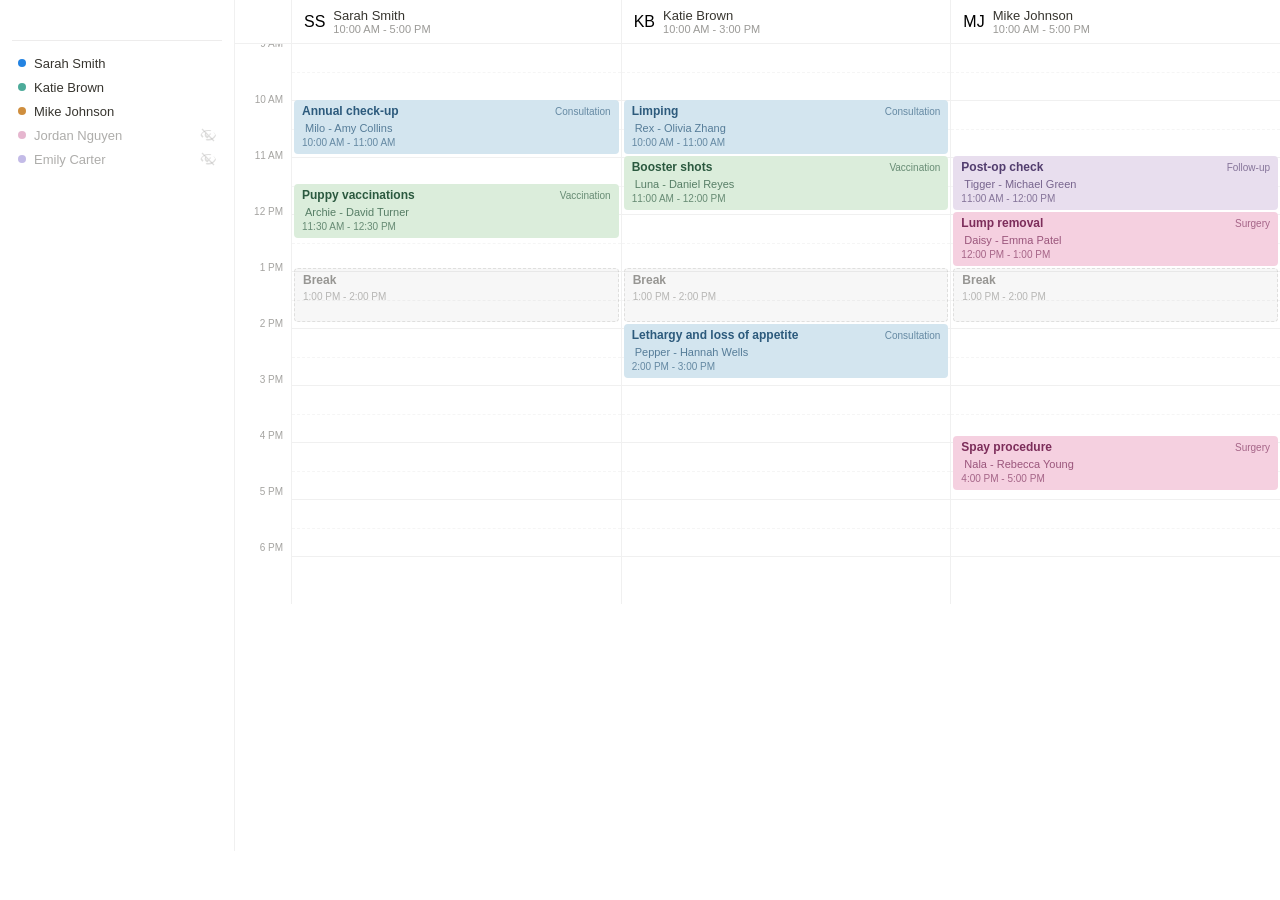
<file: calendar.html>
<!DOCTYPE html>
<html lang="en">
<head>
  <meta charset="UTF-8" />
  <meta name="viewport" content="width=device-width, initial-scale=1.0" />
  <title>Calendar — Provet</title>
  <meta name="description" content="Provet's drag-and-drop scheduling calendar. Manage appointments across staff with an intuitive day view." />

  <!-- Nord Design System -->
  <link rel="stylesheet" href="https://nordcdn.net/ds/fonts/3.0.4/fonts.css" />
  <link rel="stylesheet" href="https://nordcdn.net/ds/css/5.0.3/nord.min.css" />
  <link rel="stylesheet" href="https://nordcdn.net/ds/themes/9.0.0/nord.css" />
  <script type="module" src="https://nordcdn.net/ds/components/4.14.0/index.js"></script>
  <link rel="stylesheet" href="styles.css" />

  <style>
    html, body { margin: 0; padding: 0; height: 100%; overflow: hidden; font-family: -apple-system, BlinkMacSystemFont, 'Segoe UI', Roboto, sans-serif; background: #fff; -webkit-font-smoothing: antialiased; }

    /* ── Toolbar ── */
    .cal-toolbar {
      display: none;
    }
    .cal-toolbar-left { display: flex; align-items: center; gap: 8px; }
    .cal-toolbar-right { display: flex; align-items: center; gap: 6px; }

    .cal-tb-btn {
      padding: 5px 12px; border-radius: 6px; border: 1px solid rgba(0,0,0,0.12);
      background: #fff; font-size: 12px; font-weight: 500; color: #444;
      cursor: pointer; font-family: inherit; transition: background 0.1s, border-color 0.1s;
    }
    .cal-tb-btn:hover { background: rgba(0,0,0,0.03); border-color: rgba(0,0,0,0.2); }
    .cal-tb-icon { padding: 5px 8px; font-size: 16px; line-height: 1; color: #666; }

    .cal-tb-primary {
      background: #1a73e8; color: #fff; border-color: #1a73e8; font-weight: 600;
    }
    .cal-tb-primary:hover { background: #1557b0; border-color: #1557b0; }

    .cal-tb-seg {
      display: flex; border: 1px solid rgba(0,0,0,0.12); border-radius: 6px; overflow: hidden;
    }
    .cal-tb-seg-item {
      padding: 5px 10px; border: none; background: #fff; font-size: 12px;
      font-weight: 500; color: #666; cursor: pointer; font-family: inherit;
      border-right: 1px solid rgba(0,0,0,0.08); transition: background 0.1s;
    }
    .cal-tb-seg-item:last-child { border-right: none; }
    .cal-tb-seg-item:hover { background: rgba(0,0,0,0.03); }
    .cal-tb-seg-item.active { background: rgba(26,115,232,0.08); color: #1a73e8; font-weight: 600; }

    /* ── Main layout ── */
    .cal-layout {
      display: flex;
      overflow: hidden;
      height: calc(100vh - 49px);
    }

    /* ── Left sidebar ── */
    .cal-sidebar {
      width: 210px;
      min-width: 210px;
      border-right: 1px solid rgba(0,0,0,0.06);
      padding: 12px;
      overflow-y: auto;
      flex-shrink: 0;
      background: #fff;
    }

    .cal-sidebar nord-calendar {
      --n-calendar-box-shadow: none;
      --n-calendar-border-radius: 4px;
      width: 100%;
      transform: scale(0.75);
      transform-origin: top left;
      margin-bottom: -60px;
      margin-left: -4px;
    }

    .sidebar-section-title {
      font-size: 11px;
      font-weight: 500;
      color: rgba(55,53,47,0.5);
      text-transform: uppercase;
      letter-spacing: 0.5px;
      margin: 0;
    }

    /* Staff list - Notion style with eye icon */
    .staff-row {
      display: flex;
      align-items: center;
      gap: 8px;
      padding: 4px 6px;
      border-radius: 4px;
      cursor: pointer;
      transition: background 0.1s;
      user-select: none;
    }
    .staff-row:hover { background: rgba(55,53,47,0.04); }
    .staff-row.inactive { opacity: 0.4; }
    .staff-row .staff-dot {
      width: 8px;
      height: 8px;
      border-radius: 50%;
      flex-shrink: 0;
    }
    .staff-row .staff-name {
      font-size: 13px;
      color: rgb(55,53,47);
      flex: 1;
      white-space: nowrap;
      overflow: hidden;
      text-overflow: ellipsis;
    }
    .staff-row .staff-eye {
      width: 16px;
      height: 16px;
      opacity: 0;
      transition: opacity 0.1s;
      color: rgba(55,53,47,0.4);
      flex-shrink: 0;
    }
    .staff-row:hover .staff-eye { opacity: 1; }
    .staff-row.inactive .staff-eye { opacity: 1; }

    .sidebar-divider {
      height: 1px;
      background: rgba(55,53,47,0.09);
      margin: 10px 0;
    }

    /* ── Calendar grid area ── */
    .cal-main {
      flex: 1;
      overflow-y: auto;
      overflow-x: auto;
      position: relative;
      background: #fff;
    }

    .cal-columns-header {
      display: flex;
      position: sticky;
      top: 0;
      z-index: 10;
      background: #fff;
      border-bottom: 1px solid rgba(0,0,0,0.06);
    }
    .cal-time-gutter-header {
      width: 56px;
      min-width: 56px;
      flex-shrink: 0;
    }
    .cal-staff-header {
      flex: 1;
      min-width: 180px;
      padding: 8px 12px;
      border-left: 1px solid rgba(0,0,0,0.06);
      display: flex;
      align-items: center;
      gap: 8px;
    }
    .cal-staff-header .staff-info .name {
      font-weight: 500;
      font-size: 13px;
      color: rgb(55,53,47);
    }
    .cal-staff-header .staff-info .hours {
      font-size: 11px;
      color: rgba(55,53,47,0.5);
    }

    .cal-body {
      display: flex;
      position: relative;
    }

    /* Time gutter */
    .cal-time-gutter {
      width: 56px;
      min-width: 56px;
      flex-shrink: 0;
    }
    .cal-time-slot-label {
      height: 56px;
      display: flex;
      align-items: flex-start;
      justify-content: flex-end;
      padding-right: 8px;
      font-size: 10px;
      color: rgba(55,53,47,0.45);
      font-weight: 500;
      position: relative;
      top: -6px;
    }

    /* Staff columns */
    .cal-staff-column {
      flex: 1;
      min-width: 180px;
      border-left: 1px solid rgba(0,0,0,0.06);
      position: relative;
    }
    .cal-hour-row {
      height: 56px;
      border-bottom: 1px solid rgba(0,0,0,0.06);
      position: relative;
    }
    .cal-hour-row::after {
      content: '';
      position: absolute;
      top: 50%;
      left: 0;
      right: 0;
      border-bottom: 1px dashed rgba(0,0,0,0.04);
    }

    /* Current time indicator */
    .time-indicator {
      position: absolute;
      left: 0;
      right: 0;
      z-index: 5;
      display: flex;
      align-items: center;
      pointer-events: none;
    }
    .time-indicator .label {
      font-size: 10px;
      font-weight: 600;
      color: #eb5757;
      white-space: nowrap;
      background: #fff;
      padding: 1px 4px;
      border-radius: 3px;
    }
    .time-indicator .dot {
      width: 8px;
      height: 8px;
      border-radius: 50%;
      background: #eb5757;
      flex-shrink: 0;
    }
    .time-indicator .line {
      flex: 1;
      height: 2px;
      background: #eb5757;
    }

    /* ── Appointment blocks (Notion-style) ── */
    .appointment {
      position: absolute;
      left: 2px;
      right: 2px;
      border-radius: 4px;
      padding: 4px 8px;
      font-size: 12px;
      overflow: hidden;
      cursor: grab;
      z-index: 3;
      transition: box-shadow 0.12s ease, filter 0.12s ease;
      border: none;
      line-height: 1.3;
      box-sizing: border-box;
    }
    .appointment:hover {
      filter: brightness(0.95);
      box-shadow: 0 2px 8px rgba(0,0,0,0.12);
      z-index: 4;
    }
    .appointment:active { cursor: grabbing; }
    .appointment .appt-header {
      display: flex;
      align-items: center;
      gap: 4px;
    }
    .appointment .appt-title {
      font-weight: 600;
      font-size: 12px;
      white-space: nowrap;
      overflow: hidden;
      text-overflow: ellipsis;
      flex: 1;
    }
    .appointment .appt-patient {
      font-size: 11px;
      opacity: 0.75;
      white-space: nowrap;
      overflow: hidden;
      text-overflow: ellipsis;
      display: flex;
      align-items: center;
      gap: 3px;
      margin-top: 1px;
    }
    .appointment .appt-time {
      font-size: 10px;
      opacity: 0.65;
      margin-top: 1px;
      font-weight: 500;
    }

    /* Notion-style appointment colors — soft fills, no left border */
    .appt-consultation { background: #d3e5ef; color: #2c5a7c; }
    .appt-vaccination  { background: #dbeddb; color: #2b593f; }
    .appt-surgery      { background: #f5d0e0; color: #7c2d5a; }
    .appt-followup     { background: #e8deee; color: #523d6e; }
    .appt-emergency    { background: #ffe2dd; color: #93291e; }
    .appt-diagnostics  { background: #fdecc8; color: #7c5b1e; }
    .appt-dental       { background: #eee0da; color: #5c3d2e; }
    .appt-grooming     { background: #d8f0d3; color: #2b593f; }
    .appt-break {
      background: rgba(55,53,47,0.04);
      color: rgba(55,53,47,0.5);
      border: 1px dashed rgba(55,53,47,0.12);
    }

    .appointment .appt-type-label {
      font-size: 10px;
      font-weight: 500;
      opacity: 0.65;
      flex-shrink: 0;
      white-space: nowrap;
    }

    /* Drop target highlight */
    .cal-hour-row.drop-target {
      background: rgba(35,131,226,0.06);
    }

    /* Drag ghost */
    .appointment.dragging {
      opacity: 0.4;
    }

    /* ── Right panel (edit appointment) ── */
    .edit-panel {
      width: 300px; min-width: 300px;
      border-left: 1px solid rgba(0,0,0,0.06);
      background: #fff; display: none; flex-shrink: 0;
      flex-direction: column; overflow: hidden;
    }
    .edit-panel.open { display: flex; }
    .ep-header {
      display: flex; align-items: center; justify-content: space-between;
      padding: 10px 14px; border-bottom: 1px solid rgba(0,0,0,0.06); flex-shrink: 0;
    }
    .ep-title { font-size: 13px; font-weight: 600; color: #222; }
    .ep-close {
      width: 22px; height: 22px; border: none; background: none;
      font-size: 16px; color: rgba(0,0,0,0.3); cursor: pointer; border-radius: 4px;
      display: flex; align-items: center; justify-content: center;
    }
    .ep-close:hover { background: rgba(0,0,0,0.04); color: rgba(0,0,0,0.6); }
    .ep-body { flex: 1; overflow-y: auto; padding: 12px 14px; }
    .ep-section { margin-bottom: 12px; }
    .ep-section-header { display: flex; align-items: center; justify-content: space-between; margin-bottom: 6px; }
    .ep-label { font-size: 11px; font-weight: 600; color: rgba(0,0,0,0.4); display: block; margin-bottom: 4px; text-transform: uppercase; letter-spacing: 0.3px; }
    .ep-section-header .ep-label { margin-bottom: 0; }
    .ep-link-btn { font-size: 11px; color: rgba(0,0,0,0.35); border: none; background: none; cursor: pointer; font-family: inherit; }
    .ep-link-btn:hover { color: rgba(0,0,0,0.6); }
    .ep-input {
      width: 100%; padding: 6px 10px; border: 1px solid rgba(0,0,0,0.1);
      border-radius: 6px; font-size: 12px; font-family: inherit; color: #222;
      outline: none; box-sizing: border-box;
    }
    .ep-input:focus { border-color: rgba(94,106,210,0.4); }
    .ep-row { display: flex; gap: 8px; margin-bottom: 12px; }
    .ep-half { flex: 1; }
    .ep-footer {
      display: flex; gap: 6px; padding: 10px 14px;
      border-top: 1px solid rgba(0,0,0,0.06); flex-shrink: 0;
    }
    .ep-btn {
      flex: 1; padding: 6px 12px; border-radius: 6px; font-size: 12px;
      font-weight: 500; font-family: inherit; cursor: pointer; text-align: center;
    }
    .ep-btn.secondary { background: #fff; border: 1px solid rgba(0,0,0,0.12); color: #222; }
    .ep-btn.secondary:hover { background: rgba(0,0,0,0.02); }
    .ep-btn.primary { background: #5e6ad2; border: none; color: #fff; }
    .ep-btn.primary:hover { background: #4f5bc4; }

    .client-info {
      display: flex; align-items: center; gap: 8px;
      padding: 6px 8px; background: rgba(0,0,0,0.03);
      border-radius: 6px; margin-bottom: 3px; font-size: 12px; color: #222;
    }

    .reason-grid { display: grid; grid-template-columns: 1fr 1fr; gap: 3px; }
    .reason-option {
      display: flex; align-items: center; gap: 6px;
      padding: 5px 8px; border: 1px solid rgba(0,0,0,0.06);
      border-radius: 5px; cursor: pointer; font-size: 11px;
      transition: all 0.08s;
    }
    .reason-option:hover { background: rgba(0,0,0,0.02); border-color: rgba(0,0,0,0.12); }
    .reason-option.selected { border-color: #5e6ad2; background: rgba(94,106,210,0.04); }
    .reason-option .color-dot { width: 6px; height: 6px; border-radius: 50%; flex-shrink: 0; }
    .reason-option .reason-info { line-height: 1.3; }
    .reason-option .reason-name { font-weight: 500; font-size: 11px; }
    .reason-option .reason-dur { font-size: 9px; color: rgba(0,0,0,0.35); }

    /* Staff color palette (Notion-inspired) */
    .staff-color-1 { --staff-color: #2383e2; --n-avatar-color: #2383e2; }
    .staff-color-2 { --staff-color: #4dab9a; --n-avatar-color: #4dab9a; }
    .staff-color-3 { --staff-color: #cf8e3e; --n-avatar-color: #cf8e3e; }
    .staff-color-4 { --staff-color: #c14c8a; --n-avatar-color: #c14c8a; }
    .staff-color-5 { --staff-color: #6b57c4; --n-avatar-color: #6b57c4; }

    /* ── Dark mode ── */
    body.dark { background: #1a1a1a; color: #d4d4d4; }
    body.dark .cal-toolbar { border-bottom-color: rgba(255,255,255,0.06); }
    body.dark .cal-toolbar-left h1 { color: #d4d4d4; }
    body.dark #todayBadge { background: rgba(94,106,210,0.15); color: #7c8aff; }
    body.dark .cal-tb-btn { background: #2a2a2a; border-color: rgba(255,255,255,0.1); color: #ccc; }
    body.dark .cal-tb-btn:hover { background: #333; border-color: rgba(255,255,255,0.15); }
    body.dark .cal-tb-icon { color: #999; }
    body.dark .cal-tb-primary { background: #5e6ad2; border-color: #5e6ad2; color: #fff; }
    body.dark .cal-tb-primary:hover { background: #4f5bc0; border-color: #4f5bc0; }
    body.dark .cal-tb-seg { border-color: rgba(255,255,255,0.1); }
    body.dark .cal-tb-seg-item { background: #2a2a2a; color: #999; border-right-color: rgba(255,255,255,0.06); }
    body.dark .cal-tb-seg-item:hover { background: #333; }
    body.dark .cal-tb-seg-item.active { background: rgba(94,106,210,0.15); color: #7c8aff; }

    body.dark .cal-sidebar { background: #1e1e1e; border-right-color: rgba(255,255,255,0.06); }
    body.dark .sidebar-section-title { color: rgba(255,255,255,0.4); }
    body.dark .staff-row:hover { background: rgba(255,255,255,0.04); }
    body.dark .staff-row .staff-name { color: #d4d4d4; }
    body.dark .staff-row .staff-eye { color: rgba(255,255,255,0.3); }
    body.dark .sidebar-divider { background: rgba(255,255,255,0.06); }

    body.dark .cal-main { background: #1a1a1a; }
    body.dark .cal-columns-header { background: #1a1a1a; border-bottom-color: rgba(255,255,255,0.06); }
    body.dark .cal-staff-header { border-left-color: rgba(255,255,255,0.06); }
    body.dark .cal-staff-header .staff-info .name { color: #d4d4d4; }
    body.dark .cal-staff-header .staff-info .hours { color: rgba(255,255,255,0.35); }
    body.dark .cal-time-slot-label { color: rgba(255,255,255,0.3); }
    body.dark .cal-staff-column { border-left-color: rgba(255,255,255,0.06); }
    body.dark .cal-hour-row { border-bottom-color: rgba(255,255,255,0.04); }
    body.dark .cal-hour-row::after { border-bottom-color: rgba(255,255,255,0.03); }

    body.dark .appointment { opacity: 0.9; }
    body.dark .appt-consultation { background: #2a4a5e; color: #a3d4f7; }
    body.dark .appt-vaccination { background: #2a4a3a; color: #a3d4b7; }
    body.dark .appt-surgery { background: #4a2a3e; color: #f7a3c7; }
    body.dark .appt-followup { background: #3a2a4e; color: #c7a3f7; }
    body.dark .appt-emergency { background: #4e2a2a; color: #f7a3a3; }
    body.dark .appt-diagnostics { background: #4a3e2a; color: #f7d7a3; }
    body.dark .appt-dental { background: #3e332a; color: #d4b8a3; }
    body.dark .appt-grooming { background: #2a4a2a; color: #a3d4a3; }
    body.dark .appt-break { background: rgba(255,255,255,0.04); color: rgba(255,255,255,0.35); border-color: rgba(255,255,255,0.08); }

    body.dark .edit-panel { background: #1e1e1e; border-left-color: rgba(255,255,255,0.06); }
    body.dark .ep-header { border-bottom-color: rgba(255,255,255,0.06); }
    body.dark .ep-title { color: #d4d4d4; }
    body.dark .ep-close { color: rgba(255,255,255,0.3); }
    body.dark .ep-close:hover { background: rgba(255,255,255,0.06); color: rgba(255,255,255,0.6); }
    body.dark .ep-label { color: rgba(255,255,255,0.35); }
    body.dark .ep-link-btn { color: rgba(255,255,255,0.3); }
    body.dark .ep-input { background: #222; border-color: rgba(255,255,255,0.1); color: #d4d4d4; }
    body.dark .ep-input:focus { border-color: rgba(94,106,210,0.4); }
    body.dark .ep-footer { border-top-color: rgba(255,255,255,0.06); }
    body.dark .ep-btn.secondary { background: #2a2a2a; border-color: rgba(255,255,255,0.1); color: #d4d4d4; }
    body.dark .client-info { background: rgba(255,255,255,0.04); color: #d4d4d4; }
    body.dark .reason-option { border-color: rgba(255,255,255,0.06); }
    body.dark .reason-option:hover { background: rgba(255,255,255,0.03); border-color: rgba(255,255,255,0.1); }
    body.dark .reason-option.selected { border-color: #5e6ad2; background: rgba(94,106,210,0.08); }
    body.dark .reason-option .reason-name { color: #d4d4d4; }
    body.dark .reason-option .reason-dur { color: rgba(255,255,255,0.3); }
    body.dark .client-info { background: rgba(255,255,255,0.04); color: #d4d4d4; }
    body.dark .reason-option { border-color: rgba(255,255,255,0.08); color: #d4d4d4; }
    body.dark .reason-option:hover { background: rgba(255,255,255,0.04); border-color: rgba(255,255,255,0.12); }
    body.dark .sidebar-section-title-panel { color: rgba(255,255,255,0.5); }
    body.dark .time-indicator .label { background: #1a1a1a; }
    body.dark .cal-hour-row.drop-target { background: rgba(94,106,210,0.08); }

    /* ── Responsive ── */
    @media (max-width: 900px) {
      .cal-sidebar { display: none; }
      .edit-panel { width: 280px; min-width: 280px; }
    }
    @media (max-width: 600px) {
      .edit-panel { width: 100%; min-width: 100%; position: absolute; top: 0; right: 0; z-index: 20; }
    }
  </style>
</head>
<body>

  <div class="cal-toolbar">
    <div class="cal-toolbar-left">
      <h1 id="toolbarDate" style="margin:0; font-size:16px; font-weight:600; color:#222; white-space:nowrap;"></h1>
      <span id="todayBadge" style="background:#e8f0fe; color:#1a73e8; font-size:10px; font-weight:600; padding:2px 6px; border-radius:4px;">Today</span>
    </div>
    <div class="cal-toolbar-right">
      <button class="cal-tb-btn" id="todayBtn">Today</button>
      <button class="cal-tb-btn cal-tb-icon" id="prevDay">‹</button>
      <button class="cal-tb-btn cal-tb-icon" id="nextDay">›</button>
      <div class="cal-tb-seg">
        <button class="cal-tb-seg-item active">Day</button>
        <button class="cal-tb-seg-item">Week</button>
        <button class="cal-tb-seg-item">Month</button>
      </div>
      <button class="cal-tb-btn cal-tb-primary" id="newApptBtn">+ New appointment</button>
    </div>
  </div>

    <!-- Main area -->
    <div class="cal-layout">

      <!-- Left sidebar -->
      <div class="cal-sidebar">
        <!-- Nord calendar component -->
        <nord-calendar id="nordCalendar" expand></nord-calendar>

        <div class="sidebar-divider"></div>

        <!-- Staff filter -->
        <div id="staffList"></div>
      </div>

      <!-- Calendar grid -->
      <div class="cal-main" id="calMain">
        <div class="cal-columns-header" id="colHeaders"></div>
        <div class="cal-body" id="calBody"></div>
      </div>

      <!-- Edit appointment panel -->
      <div class="edit-panel" id="editPanel">
        <div class="ep-header">
          <span class="ep-title" id="panelTitle">New appointment</span>
          <button class="ep-close" id="closePanel">&times;</button>
        </div>
        <div class="ep-body">
          <div class="ep-section">
            <div class="ep-section-header">
              <span class="ep-label">Client & patient</span>
              <button class="ep-link-btn" id="clearClient">Clear</button>
            </div>
            <div id="clientInfo"></div>
          </div>
          <div class="ep-section">
            <span class="ep-label">Reason type</span>
            <div class="reason-grid" id="reasonGrid"></div>
          </div>
          <div class="ep-section">
            <label class="ep-label">Reason for visit</label>
            <input class="ep-input" id="panelReason" placeholder="E.g. Annual check-up" />
          </div>
          <div class="ep-section">
            <label class="ep-label">Date</label>
            <input class="ep-input" type="date" id="panelDate" />
          </div>
          <div class="ep-row">
            <div class="ep-half">
              <label class="ep-label">Start</label>
              <input class="ep-input" type="time" id="panelStart" />
            </div>
            <div class="ep-half">
              <label class="ep-label">End</label>
              <input class="ep-input" type="time" id="panelEnd" />
            </div>
          </div>
        </div>
        <div class="ep-footer">
          <button class="ep-btn secondary" id="discardAppt">Discard</button>
          <button class="ep-btn primary" id="createAppt">Create</button>
        </div>
      </div>

    </div>

  <!-- Tooltips for appointments (shared, content set dynamically) -->
  <nord-tooltip id="apptTooltip" position="block-start"></nord-tooltip>

  <script>
    // ── Dark mode from parent ──
    if (new URLSearchParams(window.location.search).get('dark') === '1') {
      document.body.classList.add('dark');
    }

    // ── DATA ──
    const STAFF = [
      { id: 1, name: 'Sarah Smith', initials: 'SS', hours: '10:00 AM - 5:00 PM', checked: true, colorClass: 'staff-color-1' },
      { id: 2, name: 'Katie Brown', initials: 'KB', hours: '10:00 AM - 3:00 PM', checked: true, colorClass: 'staff-color-2' },
      { id: 3, name: 'Mike Johnson', initials: 'MJ', hours: '10:00 AM - 5:00 PM', checked: true, colorClass: 'staff-color-3' },
      { id: 4, name: 'Jordan Nguyen', initials: 'JN', hours: '9:00 AM - 4:00 PM', checked: false, colorClass: 'staff-color-4' },
      { id: 5, name: 'Emily Carter', initials: 'EC', hours: '11:00 AM - 6:00 PM', checked: false, colorClass: 'staff-color-5' },
    ];

    const REASON_TYPES = [
      { name: 'Consultation', dur: '1 hour', color: '#529cca', key: 'consultation' },
      { name: 'Vaccination', dur: '15 min', color: '#4dab9a', key: 'vaccination' },
      { name: 'Surgery', dur: '1 hour', color: '#c14c8a', key: 'surgery' },
      { name: 'Follow-up', dur: '30 min', color: '#9065b0', key: 'followup' },
      { name: 'Diagnostics', dur: '2 hours', color: '#cf8e3e', key: 'diagnostics' },
      { name: 'Emergency', dur: '30 min', color: '#e06a5c', key: 'emergency' },
      { name: 'Dental cleaning', dur: '30 min', color: '#a87e6f', key: 'dental' },
      { name: 'Grooming', dur: '30 min', color: '#6aab73', key: 'grooming' },
    ];

    const SAMPLE_APPOINTMENTS = [
      { id: 1, staffId: 1, title: 'Annual check-up', type: 'consultation', patient: 'Milo', owner: 'Amy Collins', startHour: 10, startMin: 0, endHour: 11, endMin: 0 },
      { id: 2, staffId: 1, title: 'Puppy vaccinations', type: 'vaccination', patient: 'Archie', owner: 'David Turner', startHour: 11, startMin: 30, endHour: 12, endMin: 30 },
      { id: 3, staffId: 1, title: 'Break', type: 'break', patient: '', owner: '', startHour: 13, startMin: 0, endHour: 14, endMin: 0 },
      { id: 4, staffId: 2, title: 'Limping', type: 'consultation', patient: 'Rex', owner: 'Olivia Zhang', startHour: 10, startMin: 0, endHour: 11, endMin: 0 },
      { id: 5, staffId: 2, title: 'Booster shots', type: 'vaccination', patient: 'Luna', owner: 'Daniel Reyes', startHour: 11, startMin: 0, endHour: 12, endMin: 0 },
      { id: 6, staffId: 2, title: 'Break', type: 'break', patient: '', owner: '', startHour: 13, startMin: 0, endHour: 14, endMin: 0 },
      { id: 7, staffId: 2, title: 'Lethargy and loss of appetite', type: 'consultation', patient: 'Pepper', owner: 'Hannah Wells', startHour: 14, startMin: 0, endHour: 15, endMin: 0 },
      { id: 8, staffId: 3, title: 'Post-op check', type: 'followup', patient: 'Tigger', owner: 'Michael Green', startHour: 11, startMin: 0, endHour: 12, endMin: 0 },
      { id: 9, staffId: 3, title: 'Lump removal', type: 'surgery', patient: 'Daisy', owner: 'Emma Patel', startHour: 12, startMin: 0, endHour: 13, endMin: 0 },
      { id: 10, staffId: 3, title: 'Break', type: 'break', patient: '', owner: '', startHour: 13, startMin: 0, endHour: 14, endMin: 0 },
      { id: 11, staffId: 3, title: 'Spay procedure', type: 'surgery', patient: 'Nala', owner: 'Rebecca Young', startHour: 16, startMin: 0, endHour: 17, endMin: 0 },
    ];

    let appointments = [...SAMPLE_APPOINTMENTS];
    let nextId = 100;

    // Current date
    let currentDate = new Date();

    const HOURS_START = 9;
    const HOURS_END = 18;
    const HOUR_HEIGHT = 56;

    // ── TOOLBAR ──
    function updateToolbar() {
      const suffix = getOrdinalSuffix(currentDate.getDate());
      const dayName = currentDate.toLocaleDateString('en-US', { weekday: 'long' });
      const monthName = currentDate.toLocaleDateString('en-US', { month: 'long' });
      document.getElementById('toolbarDate').textContent =
        `${dayName}, ${monthName} ${currentDate.getDate()}${suffix} ${currentDate.getFullYear()}`;

      const today = new Date();
      const isToday = currentDate.toDateString() === today.toDateString();
      document.getElementById('todayBadge').style.display = isToday ? '' : 'none';
    }

    function getOrdinalSuffix(d) {
      if (d > 3 && d < 21) return 'th';
      switch (d % 10) {
        case 1: return 'st';
        case 2: return 'nd';
        case 3: return 'rd';
        default: return 'th';
      }
    }

    document.getElementById('todayBtn').addEventListener('click', () => {
      currentDate = new Date();
      syncCalendarToDate();
      renderAll();
    });
    document.getElementById('prevDay').addEventListener('click', () => {
      currentDate.setDate(currentDate.getDate() - 1);
      syncCalendarToDate();
      renderAll();
    });
    document.getElementById('nextDay').addEventListener('click', () => {
      currentDate.setDate(currentDate.getDate() + 1);
      syncCalendarToDate();
      renderAll();
    });

    // ── NORD CALENDAR ──
    function syncCalendarToDate() {
      const cal = document.getElementById('nordCalendar');
      cal.value = formatDateISO(currentDate);
    }

    // Listen for date selection from nord-calendar
    document.getElementById('nordCalendar').addEventListener('change', (e) => {
      if (e.target.value) {
        const parts = e.target.value.split('-');
        currentDate = new Date(parseInt(parts[0]), parseInt(parts[1]) - 1, parseInt(parts[2]));
        renderAll();
      }
    });

    // ── STAFF FILTER (Notion-style compact rows) ──
    const STAFF_COLORS = {
      'staff-color-1': '#2383e2',
      'staff-color-2': '#4dab9a',
      'staff-color-3': '#cf8e3e',
      'staff-color-4': '#c14c8a',
      'staff-color-5': '#6b57c4',
    };

    function renderStaffToggles() {
      const container = document.getElementById('staffList');
      container.innerHTML = '';
      STAFF.forEach(s => {
        const row = document.createElement('div');
        row.className = 'staff-row' + (s.checked ? '' : ' inactive');

        const dot = document.createElement('span');
        dot.className = 'staff-dot';
        dot.style.background = STAFF_COLORS[s.colorClass] || '#999';

        const name = document.createElement('span');
        name.className = 'staff-name';
        name.textContent = s.name;

        const eye = document.createElement('span');
        eye.className = 'staff-eye';
        eye.innerHTML = s.checked
          ? '<svg width="16" height="16" viewBox="0 0 16 16" fill="currentColor"><path d="M8 3C4.5 3 1.7 5.1 0.5 8c1.2 2.9 4 5 7.5 5s6.3-2.1 7.5-5c-1.2-2.9-4-5-7.5-5zm0 8.3c-1.8 0-3.3-1.5-3.3-3.3S6.2 4.7 8 4.7s3.3 1.5 3.3 3.3S9.8 11.3 8 11.3zm0-5.3C6.9 6 6 6.9 6 8s.9 2 2 2 2-.9 2-2-.9-2-2-2z"/></svg>'
          : '<svg width="16" height="16" viewBox="0 0 16 16" fill="currentColor"><path d="M8 3C4.5 3 1.7 5.1.5 8c.4 1 1.1 2 1.9 2.7l1.1-1.1C2.8 9 2.2 8.1 1.8 7.2 2.9 5.3 5.3 4 8 4c.8 0 1.5.1 2.2.3l1.2-1.2C10.4 3.1 9.2 3 8 3zm6.6 1.3l-1.1 1.1c.7.6 1.3 1.5 1.7 2.4C14.1 10 11.7 12 9 12c-.8 0-1.5-.1-2.2-.3L5.6 12.9c.9.4 1.8.6 2.9.6 3.5 0 6.3-2.1 7.5-5-.5-1.2-1.3-2.3-2.3-3.2zM8 11.3c-1.8 0-3.3-1.5-3.3-3.3 0-.5.1-1 .3-1.4L6.4 5.2c-.3.5-.4 1.1-.4 1.8 0 1.1.9 2 2 2 .7 0 1.3-.3 1.8-.8l1.4-1.4c-.4-.2-.9-.3-1.4-.3z"/><line x1="2" y1="2" x2="14" y2="14" stroke="currentColor" stroke-width="1.2"/></svg>';

        row.addEventListener('click', () => {
          s.checked = !s.checked;
          renderStaffToggles();
          renderCalendar();
        });

        row.appendChild(dot);
        row.appendChild(name);
        row.appendChild(eye);
        container.appendChild(row);
      });
    }

    // ── CALENDAR GRID ──
    function renderCalendar() {
      const visibleStaff = STAFF.filter(s => s.checked);
      const headers = document.getElementById('colHeaders');
      const body = document.getElementById('calBody');
      headers.innerHTML = '';
      body.innerHTML = '';

      // Time gutter header
      const gutterH = document.createElement('div');
      gutterH.className = 'cal-time-gutter-header';
      headers.appendChild(gutterH);

      // Staff headers with avatar
      visibleStaff.forEach(s => {
        const h = document.createElement('div');
        h.className = 'cal-staff-header';
        h.innerHTML = `
          <nord-avatar name="${s.name}" size="s" class="${s.colorClass}">${s.initials}</nord-avatar>
          <div class="staff-info">
            <div class="name">${s.name}</div>
            <div class="hours">${s.hours}</div>
          </div>
        `;
        headers.appendChild(h);
      });

      // Time gutter
      const gutter = document.createElement('div');
      gutter.className = 'cal-time-gutter';
      for (let h = HOURS_START; h <= HOURS_END; h++) {
        const slot = document.createElement('div');
        slot.className = 'cal-time-slot-label';
        slot.textContent = formatHour(h);
        gutter.appendChild(slot);
      }
      body.appendChild(gutter);

      // Staff columns
      visibleStaff.forEach(staff => {
        const col = document.createElement('div');
        col.className = 'cal-staff-column';
        col.dataset.staffId = staff.id;

        // Hour rows
        for (let h = HOURS_START; h < HOURS_END; h++) {
          const row = document.createElement('div');
          row.className = 'cal-hour-row';
          row.dataset.hour = h;
          row.dataset.staffId = staff.id;

          // Click to create
          row.addEventListener('click', (e) => {
            if (e.target.closest('.appointment')) return;
            openNewAppointment(staff.id, h);
          });

          // Drop target
          row.addEventListener('dragover', (e) => {
            e.preventDefault();
            row.classList.add('drop-target');
          });
          row.addEventListener('dragleave', () => {
            row.classList.remove('drop-target');
          });
          row.addEventListener('drop', (e) => {
            e.preventDefault();
            row.classList.remove('drop-target');
            const apptId = parseInt(e.dataTransfer.getData('text/plain'));
            const appt = appointments.find(a => a.id === apptId);
            if (!appt) return;
            const duration = (appt.endHour * 60 + appt.endMin) - (appt.startHour * 60 + appt.startMin);
            appt.staffId = staff.id;
            appt.startHour = h;
            appt.startMin = 0;
            const endTotal = h * 60 + duration;
            appt.endHour = Math.floor(endTotal / 60);
            appt.endMin = endTotal % 60;
            renderCalendar();
          });

          col.appendChild(row);
        }

        // Render appointments for this staff (with overlap handling)
        const staffAppts = appointments.filter(a => a.staffId === staff.id);
        // Sort by start time
        staffAppts.sort((a, b) => (a.startHour * 60 + a.startMin) - (b.startHour * 60 + b.startMin));
        // Find overlapping groups
        const groups = [];
        staffAppts.forEach(appt => {
          const aStart = appt.startHour * 60 + appt.startMin;
          const aEnd = appt.endHour * 60 + appt.endMin;
          let placed = false;
          for (const group of groups) {
            const overlaps = group.some(g => {
              const gStart = g.startHour * 60 + g.startMin;
              const gEnd = g.endHour * 60 + g.endMin;
              return aStart < gEnd && aEnd > gStart;
            });
            if (overlaps) { group.push(appt); placed = true; break; }
          }
          if (!placed) groups.push([appt]);
        });
        groups.forEach(group => {
          group.forEach((appt, idx) => {
            const el = createAppointmentEl(appt);
            if (group.length > 1) {
              const width = `calc((100% - 8px) / ${group.length})`;
              el.style.width = width;
              el.style.left = `calc(4px + (100% - 8px) / ${group.length} * ${idx})`;
              el.style.right = 'auto';
            }
            col.appendChild(el);
          });
        });

        body.appendChild(col);
      });

      // Time indicator
      renderTimeIndicator();
    }

    let tooltipCounter = 0;

    function createAppointmentEl(appt) {
      const el = document.createElement('div');
      const cssType = appt.type === 'followup' ? 'followup' : appt.type;
      el.className = `appointment appt-${cssType}`;
      el.dataset.id = appt.id;

      const topOffset = ((appt.startHour - HOURS_START) * 60 + appt.startMin) * (HOUR_HEIGHT / 60);
      const duration = ((appt.endHour - HOURS_START) * 60 + appt.endMin) - ((appt.startHour - HOURS_START) * 60 + appt.startMin);
      const height = duration * (HOUR_HEIGHT / 60);

      el.style.top = topOffset + 'px';
      el.style.height = Math.max(height - 2, 20) + 'px';

      const typeLabel = REASON_TYPES.find(r => r.key === appt.type);
      const typeName = typeLabel ? typeLabel.name : appt.type;
      const staff = STAFF.find(s => s.id === appt.staffId);

      // Tooltip setup
      const tooltipId = `tt-${appt.id}`;
      el.setAttribute('aria-describedby', 'apptTooltip');

      if (appt.type === 'break') {
        el.innerHTML = `
          <div class="appt-header">
            <span class="appt-title">Break</span>
          </div>
          <div class="appt-time">${formatTime(appt.startHour, appt.startMin)} - ${formatTime(appt.endHour, appt.endMin)}</div>
        `;
      } else {
        el.innerHTML = `
          <div class="appt-header">
            <span class="appt-title">${appt.title}</span>
            <span class="appt-type-label">${typeName}</span>
          </div>
          <div class="appt-patient">
            ${appt.patient ? `<nord-avatar name="${appt.patient}" size="xs"></nord-avatar> ${appt.patient} - ${appt.owner}` : ''}
          </div>
          <div class="appt-time">${formatTime(appt.startHour, appt.startMin)} - ${formatTime(appt.endHour, appt.endMin)}</div>
        `;
      }

      // Tooltip on hover
      el.addEventListener('mouseenter', () => {
        const tooltip = document.getElementById('apptTooltip');
        if (appt.type === 'break') {
          tooltip.textContent = `Break: ${formatTime(appt.startHour, appt.startMin)} - ${formatTime(appt.endHour, appt.endMin)}`;
        } else {
          tooltip.textContent = `${appt.title} (${typeName}) - ${appt.patient || 'No patient'} - ${formatTime(appt.startHour, appt.startMin)} to ${formatTime(appt.endHour, appt.endMin)}`;
        }
      });

      // Draggable
      el.draggable = true;
      el.addEventListener('dragstart', (e) => {
        e.dataTransfer.setData('text/plain', appt.id.toString());
        el.classList.add('dragging');
      });
      el.addEventListener('dragend', () => {
        el.classList.remove('dragging');
        document.querySelectorAll('.drop-target').forEach(r => r.classList.remove('drop-target'));
      });

      // Click to edit
      el.addEventListener('click', (e) => {
        e.stopPropagation();
        openEditPanel(appt);
      });

      return el;
    }

    function renderTimeIndicator() {
      // Remove existing
      document.querySelectorAll('.time-indicator').forEach(el => el.remove());

      const now = new Date();
      if (now.toDateString() !== currentDate.toDateString()) return;

      const hour = now.getHours();
      const min = now.getMinutes();
      if (hour < HOURS_START || hour >= HOURS_END) return;

      const top = ((hour - HOURS_START) * 60 + min) * (HOUR_HEIGHT / 60);

      // Add to gutter area
      const gutter = document.querySelector('.cal-time-gutter');
      if (!gutter) return;

      const indicator = document.createElement('div');
      indicator.className = 'time-indicator';
      indicator.style.top = top + 'px';

      const ampm = hour >= 12 ? 'PM' : 'AM';
      const displayHour = hour > 12 ? hour - 12 : (hour === 0 ? 12 : hour);
      const displayMin = min.toString().padStart(2, '0');

      indicator.innerHTML = `
        <span class="label">${displayHour}:${displayMin} ${ampm}</span>
        <span class="dot"></span>
      `;

      gutter.style.position = 'relative';
      gutter.appendChild(indicator);

      // Lines across columns
      document.querySelectorAll('.cal-staff-column').forEach(col => {
        const line = document.createElement('div');
        line.className = 'time-indicator';
        line.style.top = top + 'px';
        line.innerHTML = '<span class="line"></span>';
        col.appendChild(line);
      });
    }

    // ── EDIT PANEL ──
    let editingAppt = null;

    function openEditPanel(appt) {
      editingAppt = appt;
      const panel = document.getElementById('editPanel');
      panel.classList.add('open');
      document.getElementById('panelTitle').textContent = 'Edit appointment';
      document.getElementById('createAppt').textContent = 'Save';

      // Client info
      const clientDiv = document.getElementById('clientInfo');
      if (appt.owner && appt.patient) {
        const initials = appt.owner.split(' ').map(n => n[0]).join('');
        clientDiv.innerHTML = `
          <div class="client-info">
            <nord-avatar name="${appt.owner}" size="s">${initials}</nord-avatar>
            <div><strong>${appt.owner}</strong></div>
          </div>
          <div class="client-info">
            <nord-avatar name="${appt.patient}" size="s" icon="generic-pet-paw"></nord-avatar>
            <div><strong>${appt.patient}</strong></div>
          </div>
        `;
      } else {
        clientDiv.innerHTML = '<p class="n-color-text-weak n-font-size-s">No client assigned</p>';
      }

      // Reason type
      renderReasonGrid(appt.type);

      // Fields
      const reasonInput = document.getElementById('panelReason');
      reasonInput.value = appt.title || '';

      const dateInput = document.getElementById('panelDate');
      dateInput.value = formatDateISO(currentDate);

      const startInput = document.getElementById('panelStart');
      startInput.value = `${String(appt.startHour).padStart(2,'0')}:${String(appt.startMin).padStart(2,'0')}`;

      const endInput = document.getElementById('panelEnd');
      endInput.value = `${String(appt.endHour).padStart(2,'0')}:${String(appt.endMin).padStart(2,'0')}`;
    }

    function openNewAppointment(staffId, hour) {
      const appt = {
        id: nextId++,
        staffId,
        title: '',
        type: 'consultation',
        patient: '',
        owner: '',
        startHour: hour,
        startMin: 0,
        endHour: hour + 1,
        endMin: 0,
      };
      editingAppt = appt;

      const panel = document.getElementById('editPanel');
      panel.classList.add('open');
      document.getElementById('panelTitle').textContent = 'New appointment';
      document.getElementById('createAppt').textContent = 'Create';

      document.getElementById('clientInfo').innerHTML = '<p class="n-color-text-weak n-font-size-s">Click to add client &amp; patient</p>';
      renderReasonGrid('consultation');

      document.getElementById('panelReason').value = '';
      document.getElementById('panelDate').value = formatDateISO(currentDate);
      document.getElementById('panelStart').value = `${String(hour).padStart(2,'0')}:00`;
      document.getElementById('panelEnd').value = `${String(hour + 1).padStart(2,'0')}:00`;
    }

    function renderReasonGrid(selectedKey) {
      const grid = document.getElementById('reasonGrid');
      grid.innerHTML = '';
      REASON_TYPES.forEach(r => {
        const el = document.createElement('div');
        el.className = 'reason-option' + (r.key === selectedKey ? ' selected' : '');
        el.innerHTML = `
          <div class="color-dot" style="background: ${r.color};"></div>
          <div class="reason-info">
            <div class="reason-name">${r.name}</div>
            <div class="reason-dur">${r.dur}</div>
          </div>
        `;
        el.addEventListener('click', () => {
          if (editingAppt) editingAppt.type = r.key;
          grid.querySelectorAll('.reason-option').forEach(o => o.classList.remove('selected'));
          el.classList.add('selected');
        });
        grid.appendChild(el);
      });
    }

    document.getElementById('closePanel').addEventListener('click', () => {
      document.getElementById('editPanel').classList.remove('open');
      editingAppt = null;
    });

    document.getElementById('discardAppt').addEventListener('click', () => {
      document.getElementById('editPanel').classList.remove('open');
      editingAppt = null;
    });

    document.getElementById('createAppt').addEventListener('click', () => {
      if (!editingAppt) return;

      editingAppt.title = document.getElementById('panelReason').value || 'Appointment';
      const startParts = document.getElementById('panelStart').value.split(':');
      const endParts = document.getElementById('panelEnd').value.split(':');
      editingAppt.startHour = parseInt(startParts[0]);
      editingAppt.startMin = parseInt(startParts[1]);
      editingAppt.endHour = parseInt(endParts[0]);
      editingAppt.endMin = parseInt(endParts[1]);

      // Add if new
      if (!appointments.find(a => a.id === editingAppt.id)) {
        appointments.push(editingAppt);
      }

      document.getElementById('editPanel').classList.remove('open');
      editingAppt = null;
      renderCalendar();
    });

    document.getElementById('newApptBtn').addEventListener('click', () => {
      const firstVisible = STAFF.find(s => s.checked);
      if (firstVisible) {
        openNewAppointment(firstVisible.id, 10);
      }
    });

    document.getElementById('clearClient').addEventListener('click', () => {
      if (editingAppt) {
        editingAppt.owner = '';
        editingAppt.patient = '';
        document.getElementById('clientInfo').innerHTML = '<p class="n-color-text-weak n-font-size-s">Click to add client &amp; patient</p>';
      }
    });

    // ── HELPERS ──
    function formatHour(h) {
      if (h === 0) return '12 AM';
      if (h < 12) return h + ' AM';
      if (h === 12) return '12 PM';
      return (h - 12) + ' PM';
    }

    function formatTime(h, m) {
      const ampm = h >= 12 ? 'PM' : 'AM';
      const hour = h > 12 ? h - 12 : (h === 0 ? 12 : h);
      return `${hour}:${String(m).padStart(2, '0')} ${ampm}`;
    }

    function formatDateISO(date) {
      return `${date.getFullYear()}-${String(date.getMonth() + 1).padStart(2, '0')}-${String(date.getDate()).padStart(2, '0')}`;
    }

    // ── RENDER ALL ──
    function renderAll() {
      updateToolbar();
      renderStaffToggles();
      renderCalendar();
    }

    // Initialize calendar value and render
    syncCalendarToDate();
    renderAll();
  </script>

</body>
</html>
</file>
<file: styles.css>
/* ═══════════════════════════════════════════════════
   Provet — Design System Layer
   Nordic Precision: deep, warm, quietly confident
   ═══════════════════════════════════════════════════ */

/* ─── Custom properties ─── */
:root {
  --p-ink: #1a2744;
  --p-navy: #243054;
  --p-blue: #3559c7;
  --p-sky: #4a7cff;
  --p-warm: #f8f6f3;
  --p-grain: url("data:image/svg+xml,%3Csvg viewBox='0 0 256 256' xmlns='http://www.w3.org/2000/svg'%3E%3Cfilter id='n'%3E%3CfeTurbulence type='fractalNoise' baseFrequency='0.85' numOctaves='4' stitchTiles='stitch'/%3E%3C/filter%3E%3Crect width='100%25' height='100%25' filter='url(%23n)' opacity='0.04'/%3E%3C/svg%3E");
  --p-radius: 12px;
  --p-radius-lg: 20px;
  --p-shadow-subtle: 0 1px 3px rgba(26,39,68,0.04), 0 1px 2px rgba(26,39,68,0.06);
  --p-shadow-card: 0 2px 8px rgba(26,39,68,0.04), 0 4px 24px rgba(26,39,68,0.03);
  --p-shadow-hover: 0 8px 32px rgba(26,39,68,0.08), 0 2px 8px rgba(26,39,68,0.04);
  --p-shadow-glow: 0 0 0 1px rgba(53,89,199,0.08), 0 8px 40px rgba(53,89,199,0.12);
  --p-transition: 0.3s cubic-bezier(0.22, 1, 0.36, 1);
}

html, body {
  margin: 0;
  padding: 0;
}

/* ─── Grain overlay on main content ─── */
nord-layout::after {
  content: "";
  position: fixed;
  inset: 0;
  background: var(--p-grain);
  background-size: 256px 256px;
  pointer-events: none;
  z-index: 9999;
  opacity: 0.5;
}

/* ─── Scroll-triggered reveals ─── */
.reveal {
  opacity: 0;
  transform: translateY(24px);
  transition: opacity 0.7s cubic-bezier(0.22, 1, 0.36, 1),
              transform 0.7s cubic-bezier(0.22, 1, 0.36, 1);
}

.reveal.visible {
  opacity: 1;
  transform: translateY(0);
}

/* Stagger children */
.reveal-stagger > * {
  opacity: 0;
  transform: translateY(20px);
  transition: opacity 0.6s cubic-bezier(0.22, 1, 0.36, 1),
              transform 0.6s cubic-bezier(0.22, 1, 0.36, 1);
}

.reveal-stagger.visible > * {
  opacity: 1;
  transform: translateY(0);
}

.reveal-stagger.visible > *:nth-child(1) { transition-delay: 0s; }
.reveal-stagger.visible > *:nth-child(2) { transition-delay: 0.06s; }
.reveal-stagger.visible > *:nth-child(3) { transition-delay: 0.12s; }
.reveal-stagger.visible > *:nth-child(4) { transition-delay: 0.18s; }
.reveal-stagger.visible > *:nth-child(5) { transition-delay: 0.24s; }
.reveal-stagger.visible > *:nth-child(6) { transition-delay: 0.30s; }
.reveal-stagger.visible > *:nth-child(7) { transition-delay: 0.36s; }
.reveal-stagger.visible > *:nth-child(8) { transition-delay: 0.42s; }
.reveal-stagger.visible > *:nth-child(9) { transition-delay: 0.48s; }

/* ─── Section labels ─── */
.section-label {
  text-transform: uppercase;
  font-size: 0.68rem;
  font-weight: 700;
  letter-spacing: 0.14em;
  color: var(--p-blue);
  margin-bottom: var(--n-space-xs);
  display: inline-flex;
  align-items: center;
  gap: 6px;
}

.section-label::before {
  content: "";
  width: 16px;
  height: 2px;
  background: var(--p-blue);
  border-radius: 1px;
  opacity: 0.5;
}

/* ─── Hero ─── */
.hero-section {
  background:
    radial-gradient(ellipse 80% 60% at 20% 100%, rgba(74,124,255,0.25) 0%, transparent 60%),
    radial-gradient(ellipse 60% 50% at 85% 10%, rgba(124,77,255,0.15) 0%, transparent 60%),
    radial-gradient(ellipse 100% 80% at 50% 50%, var(--p-navy) 0%, var(--p-ink) 100%);
  border-radius: var(--p-radius-lg);
  padding: var(--n-space-xxl) var(--n-space-xl);
  text-align: center;
  color: #fff;
  position: relative;
  overflow: hidden;
}

.hero-section::before {
  content: "";
  position: absolute;
  inset: 0;
  background: var(--p-grain);
  background-size: 256px 256px;
  opacity: 0.4;
  pointer-events: none;
}

.hero-section::after {
  content: "";
  position: absolute;
  bottom: -2px;
  left: 50%;
  transform: translateX(-50%);
  width: 40%;
  height: 1px;
  background: linear-gradient(90deg, transparent, rgba(255,255,255,0.15), transparent);
}

.hero-section h2 {
  font-size: 2.5rem;
  font-weight: 800;
  line-height: 1.1;
  margin: 0 0 var(--n-space-m);
  color: #fff;
  max-width: 680px;
  margin-inline: auto;
  letter-spacing: -0.03em;
  position: relative;
}

.hero-section p {
  color: rgba(255,255,255,0.7);
  line-height: 1.7;
  margin: 0 auto var(--n-space-l);
  max-width: 520px;
  font-size: 1rem;
  position: relative;
}

.hero-section .section-label {
  color: rgba(255,255,255,0.5);
  position: relative;
}

.hero-section .section-label::before {
  background: rgba(255,255,255,0.3);
}

.hero-buttons {
  display: flex;
  gap: var(--n-space-s);
  justify-content: center;
  flex-wrap: wrap;
  margin-bottom: var(--n-space-xl);
  position: relative;
}

.hero-trust {
  display: flex;
  align-items: center;
  justify-content: center;
  gap: var(--n-space-l);
  flex-wrap: wrap;
  padding-top: var(--n-space-l);
  border-top: 1px solid rgba(255,255,255,0.08);
  position: relative;
}

.hero-trust-item {
  display: flex;
  align-items: center;
  gap: var(--n-space-xs);
  color: rgba(255,255,255,0.45);
  font-size: 0.78rem;
  font-weight: 600;
  letter-spacing: 0.01em;
}

/* ─── Stats ─── */
.stats-ribbon {
  display: grid;
  grid-template-columns: repeat(4, 1fr);
  gap: 1px;
  background: var(--n-color-border-default);
  border-radius: var(--p-radius);
  overflow: hidden;
  box-shadow: var(--p-shadow-card);
}

.stat-cell {
  background: var(--n-color-surface-raised);
  text-align: center;
  padding: var(--n-space-l) var(--n-space-m);
}

.stats-row {
  display: grid;
  grid-template-columns: repeat(4, 1fr);
  gap: var(--n-space-m);
}

.stats-row nord-card {
  text-align: center;
}

.stat-value {
  font-size: 2.5rem;
  font-weight: 800;
  color: var(--p-ink);
  line-height: 1;
  letter-spacing: -0.03em;
}

.stat-label {
  color: var(--n-color-text-weaker);
  font-size: 0.78rem;
  margin-top: 6px;
  letter-spacing: 0.02em;
  text-transform: uppercase;
  font-weight: 600;
}

/* ─── Sections ─── */
.marketing-section {
  padding: var(--n-space-xxl) 0;
}

.marketing-sections {
  padding: var(--n-space-xl) var(--n-space-l);
}

.section-header {
  text-align: center;
  max-width: 580px;
  margin-inline: auto;
  margin-bottom: var(--n-space-xl);
}

.section-header h2 {
  margin-bottom: var(--n-space-s);
  letter-spacing: -0.02em;
}

.section-header p {
  color: var(--n-color-text-weak);
  line-height: 1.65;
}

/* ─── Feature highlight ─── */
.feature-highlight {
  display: grid;
  grid-template-columns: 1fr 1fr;
  gap: var(--n-space-xl);
  align-items: center;
  margin-bottom: var(--n-space-xl);
}

.feature-highlight-visual {
  background:
    radial-gradient(ellipse 80% 60% at 30% 80%, rgba(74,124,255,0.08) 0%, transparent 60%),
    linear-gradient(135deg, rgba(53,89,199,0.04) 0%, rgba(124,77,255,0.04) 100%);
  border-radius: var(--p-radius-lg);
  border: 1px solid var(--n-color-border-default);
  padding: var(--n-space-xl);
  display: flex;
  align-items: center;
  justify-content: center;
  min-height: 280px;
  position: relative;
  overflow: hidden;
}

.feature-highlight-visual::before {
  content: "";
  position: absolute;
  inset: 0;
  background: var(--p-grain);
  background-size: 256px 256px;
  opacity: 0.3;
  pointer-events: none;
}

.feature-highlight-visual nord-icon {
  opacity: 0.12;
}

.feature-highlight-text h3 {
  margin-bottom: var(--n-space-s);
  letter-spacing: -0.01em;
}

.feature-highlight-text p {
  color: var(--n-color-text-weak);
  line-height: 1.7;
  margin-bottom: var(--n-space-m);
}

.feature-checklist {
  list-style: none;
  padding: 0;
  margin: 0 0 var(--n-space-m);
  display: flex;
  flex-direction: column;
  gap: var(--n-space-xs);
}

.feature-checklist li {
  display: flex;
  align-items: center;
  gap: 10px;
  color: var(--n-color-text-weak);
  font-size: var(--n-font-size-s);
}

.feature-checklist li::before {
  content: "";
  width: 20px;
  height: 20px;
  border-radius: 50%;
  background: rgba(52,199,89,0.1);
  flex-shrink: 0;
  background-image: url("data:image/svg+xml,%3Csvg width='10' height='8' viewBox='0 0 10 8' fill='none' xmlns='http://www.w3.org/2000/svg'%3E%3Cpath d='M1 4L3.5 6.5L9 1' stroke='%2334c759' stroke-width='1.5' stroke-linecap='round' stroke-linejoin='round'/%3E%3C/svg%3E");
  background-repeat: no-repeat;
  background-position: center;
}

/* ─── Feature grid ─── */
.feature-grid {
  display: grid;
  grid-template-columns: repeat(auto-fit, minmax(280px, 1fr));
  gap: var(--n-space-l);
}

.feature-grid nord-card {
  transition: box-shadow var(--p-transition), transform var(--p-transition);
  border-radius: var(--p-radius) !important;
}

.feature-grid nord-card:hover {
  box-shadow: var(--p-shadow-hover);
  transform: translateY(-3px);
}

.feature-icon {
  width: 48px;
  height: 48px;
  border-radius: 14px;
  display: flex;
  align-items: center;
  justify-content: center;
  margin-bottom: var(--n-space-s);
  position: relative;
}

.feature-icon.blue { background: rgba(53, 89, 199, 0.08); }
.feature-icon.green { background: rgba(52, 199, 89, 0.08); }
.feature-icon.purple { background: rgba(124, 77, 255, 0.08); }
.feature-icon.orange { background: rgba(255, 149, 0, 0.08); }
.feature-icon.pink { background: rgba(255, 45, 85, 0.08); }

/* ─── Integrations banner ─── */
.integrations-section {
  background:
    radial-gradient(ellipse 60% 60% at 80% 80%, rgba(74,124,255,0.04) 0%, transparent 60%),
    var(--n-color-surface-raised);
  border-radius: var(--p-radius-lg);
  border: 1px solid var(--n-color-border-default);
  padding: var(--n-space-xxl) var(--n-space-xl);
  text-align: center;
  position: relative;
  overflow: hidden;
}

.integrations-section::before {
  content: "";
  position: absolute;
  inset: 0;
  background: var(--p-grain);
  background-size: 256px 256px;
  opacity: 0.3;
  pointer-events: none;
}

.integrations-logos {
  display: flex;
  align-items: center;
  justify-content: center;
  gap: var(--n-space-m);
  flex-wrap: wrap;
  margin: var(--n-space-l) 0;
  position: relative;
}

.integration-logo {
  width: 56px;
  height: 56px;
  border-radius: 14px;
  background: var(--n-color-surface-default);
  border: 1px solid var(--n-color-border-default);
  display: flex;
  align-items: center;
  justify-content: center;
  color: var(--n-color-text-weaker);
  font-size: 0.58rem;
  font-weight: 700;
  text-transform: uppercase;
  letter-spacing: 0.03em;
  transition: box-shadow var(--p-transition), transform var(--p-transition);
}

.integration-logo:hover {
  box-shadow: var(--p-shadow-hover);
  transform: translateY(-2px);
}

/* ─── Testimonials ─── */
.testimonial-grid {
  display: grid;
  grid-template-columns: repeat(3, 1fr);
  gap: var(--n-space-m);
}

.testimonial-card {
  position: relative;
  border-radius: var(--p-radius) !important;
  transition: box-shadow var(--p-transition), transform var(--p-transition);
}

.testimonial-card:hover {
  box-shadow: var(--p-shadow-hover);
  transform: translateY(-2px);
}

.testimonial-card::before {
  content: "\201C";
  font-size: 4rem;
  line-height: 1;
  color: var(--p-blue);
  opacity: 0.1;
  position: absolute;
  top: var(--n-space-m);
  left: var(--n-space-m);
  font-family: Georgia, "Times New Roman", serif;
}

.testimonial-quote {
  font-style: italic;
  color: var(--n-color-text-weak);
  margin-bottom: var(--n-space-m);
  line-height: 1.7;
  padding-top: var(--n-space-l);
  font-size: var(--n-font-size-s);
}

/* ─── Practice types grid ─── */
.practice-grid {
  display: grid;
  grid-template-columns: repeat(4, 1fr);
  gap: var(--n-space-m);
}

.practice-grid nord-card {
  transition: box-shadow var(--p-transition), transform var(--p-transition);
  text-align: center;
  border-radius: var(--p-radius) !important;
}

.practice-grid nord-card:hover {
  box-shadow: var(--p-shadow-hover);
  transform: translateY(-3px);
}

.practice-grid .feature-icon {
  margin-inline: auto;
  margin-bottom: var(--n-space-s);
}

/* ─── CTA section ─── */
.cta-section {
  text-align: center;
  padding: var(--n-space-xxl) var(--n-space-xl);
  background:
    radial-gradient(ellipse 70% 50% at 20% 90%, rgba(74,124,255,0.2) 0%, transparent 60%),
    radial-gradient(ellipse 50% 40% at 80% 20%, rgba(124,77,255,0.12) 0%, transparent 60%),
    linear-gradient(160deg, var(--p-navy) 0%, var(--p-ink) 100%);
  border-radius: var(--p-radius-lg);
  color: #fff;
  position: relative;
  overflow: hidden;
}

.cta-section::before {
  content: "";
  position: absolute;
  inset: 0;
  background: var(--p-grain);
  background-size: 256px 256px;
  opacity: 0.4;
  pointer-events: none;
}

.cta-section h2 {
  margin-bottom: var(--n-space-s);
  color: #fff;
  font-weight: 800;
  letter-spacing: -0.025em;
  position: relative;
}

.cta-section p {
  color: rgba(255,255,255,0.65);
  margin-bottom: var(--n-space-l);
  max-width: 460px;
  margin-inline: auto;
  line-height: 1.65;
  position: relative;
}

/* ─── Buttons on gradient backgrounds ─── */
.btn {
  display: inline-block;
  padding: 0.8em 1.8em;
  border-radius: 10px;
  font-size: 0.9rem;
  font-weight: 650;
  text-decoration: none;
  cursor: pointer;
  transition: transform var(--p-transition), box-shadow var(--p-transition), background var(--p-transition);
  border: 1.5px solid transparent;
  letter-spacing: 0.01em;
  position: relative;
}

.btn:hover {
  transform: translateY(-2px);
}

.btn-primary {
  background: #fff;
  color: var(--p-ink);
  border-color: #fff;
  box-shadow: 0 2px 12px rgba(0,0,0,0.12);
}

.btn-primary:hover {
  box-shadow: 0 6px 24px rgba(0,0,0,0.18);
}

.btn-secondary {
  background: rgba(255,255,255,0.08);
  color: rgba(255,255,255,0.9);
  border-color: rgba(255,255,255,0.18);
  backdrop-filter: blur(4px);
}

.btn-secondary:hover {
  background: rgba(255,255,255,0.14);
  border-color: rgba(255,255,255,0.3);
}

/* ─── Divider ─── */
.section-divider {
  border: none;
  border-top: 1px solid var(--n-color-border-default);
  margin: var(--n-space-l) 0;
  position: relative;
}

/* ─── Responsive ─── */
@media (max-width: 900px) {
  .feature-highlight {
    grid-template-columns: 1fr;
  }

  .feature-grid,
  .testimonial-grid {
    grid-template-columns: 1fr 1fr;
  }

  .practice-grid {
    grid-template-columns: 1fr 1fr;
  }
}

@media (max-width: 768px) {
  .hero-section h2 {
    font-size: 1.75rem;
  }

  .hero-section {
    padding: var(--n-space-xl) var(--n-space-m);
    border-radius: var(--p-radius);
  }

  .hero-trust {
    gap: var(--n-space-m);
  }

  .marketing-sections {
    padding: var(--n-space-l) var(--n-space-s);
  }

  .stats-ribbon {
    grid-template-columns: repeat(2, 1fr);
  }

  .stats-row {
    grid-template-columns: repeat(2, 1fr);
  }

  .feature-grid,
  .practice-grid,
  .testimonial-grid {
    grid-template-columns: 1fr;
  }

  .cta-section {
    padding: var(--n-space-xl) var(--n-space-m);
    border-radius: var(--p-radius);
  }

  .integrations-section {
    padding: var(--n-space-xl) var(--n-space-m);
    border-radius: var(--p-radius);
  }

  .stat-value {
    font-size: 1.75rem;
  }
}

@media (max-width: 480px) {
  .stats-ribbon,
  .stats-row {
    grid-template-columns: 1fr;
  }

  .hero-section h2 {
    font-size: 1.5rem;
  }
}
</file>
